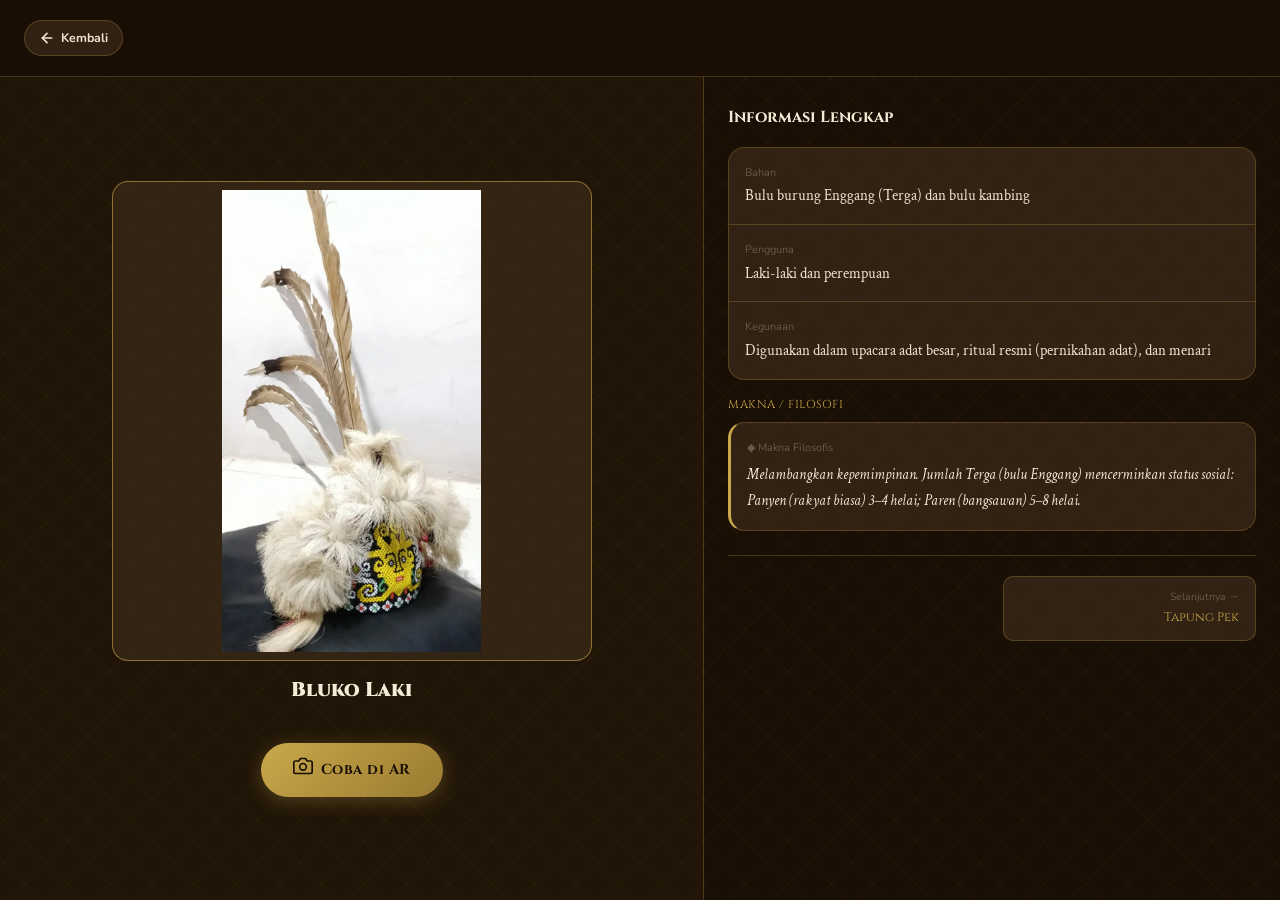
<file: detail-topi.html>
<!DOCTYPE html>
<html lang="id">

<head>
  <meta charset="UTF-8" />
  <meta name="viewport" content="width=device-width, initial-scale=1.0" />
  <title>Detail Topi — Dayak Kenyah</title>
  <link rel="stylesheet" href="css/style.css" />
  <link rel="stylesheet" href="css/detail.css" />
</head>

<body>

  <div class="page-header" id="page-header">
    <a href="javascript:history.back()" class="hud-btn" style="text-decoration:none;">
      <svg xmlns="http://www.w3.org/2000/svg" width="16" height="16" viewBox="0 0 24 24" fill="none"
        stroke="currentColor" stroke-width="2.5" stroke-linecap="round" stroke-linejoin="round">
        <path d="M19 12H5" />
        <path d="M12 19l-7-7 7-7" />
      </svg>
      Kembali
    </a>
  </div>
  <div class="detail-layout">

    <div class="panel-left">

      <div class="topi-img-wrap" id="topi-img-wrap">
        <div class="topi-img-placeholder" id="img-placeholder">
          <span class="topi-img-placeholder-icon">🎩</span>
          <span class="topi-img-placeholder-text">Memuat gambar…</span>
        </div>
      </div>
      <div class="left-nama" id="left-nama">—</div>
      <div class="left-badge-row" id="kategori-wrap"></div>

      <div class="left-cta">
        <a class="btn-primary" id="cta-ar" href="ar.html">
          <div class="card-ar-emblem">
            <svg xmlns="http://www.w3.org/2000/svg" width="20" height="20" viewBox="0 0 24 24" fill="none"
              stroke="currentColor" stroke-width="2" stroke-linecap="round" stroke-linejoin="round">
              <path d="M23 19a2 2 0 0 1-2 2H3a2 2 0 0 1-2-2V8a2 2 0 0 1 2-2h4l2-3h6l2 3h4a2 2 0 0 1 2 2z" />
              <circle cx="12" cy="13" r="4" />
            </svg>
          </div>Coba di AR
        </a>
      </div>

    </div>

    <div class="panel-right">
      <div class="panel-right-inner">

        <div class="panel-right-title">Informasi Lengkap</div>
        <div class="info-card" id="info-card-main"><!-- JS --></div>
        <div class="section-label">Makna / Filosofi</div>
        <div class="makna-card" id="makna-wrap" style="display:none">
          <div class="makna-label">◆ Makna Filosofis</div>
          <div class="makna-value" id="makna-text">—</div>
        </div>

        <div class="nav-prev-next" id="nav-prev-next"><!-- JS --></div>

      </div>
    </div>

  </div>

  <div id="toast"></div>

  <script src="js/data.js"></script>
  <script src="js/app.js"></script>
  <script src="js/detail.js"></script>
</body>

</html>
</file>
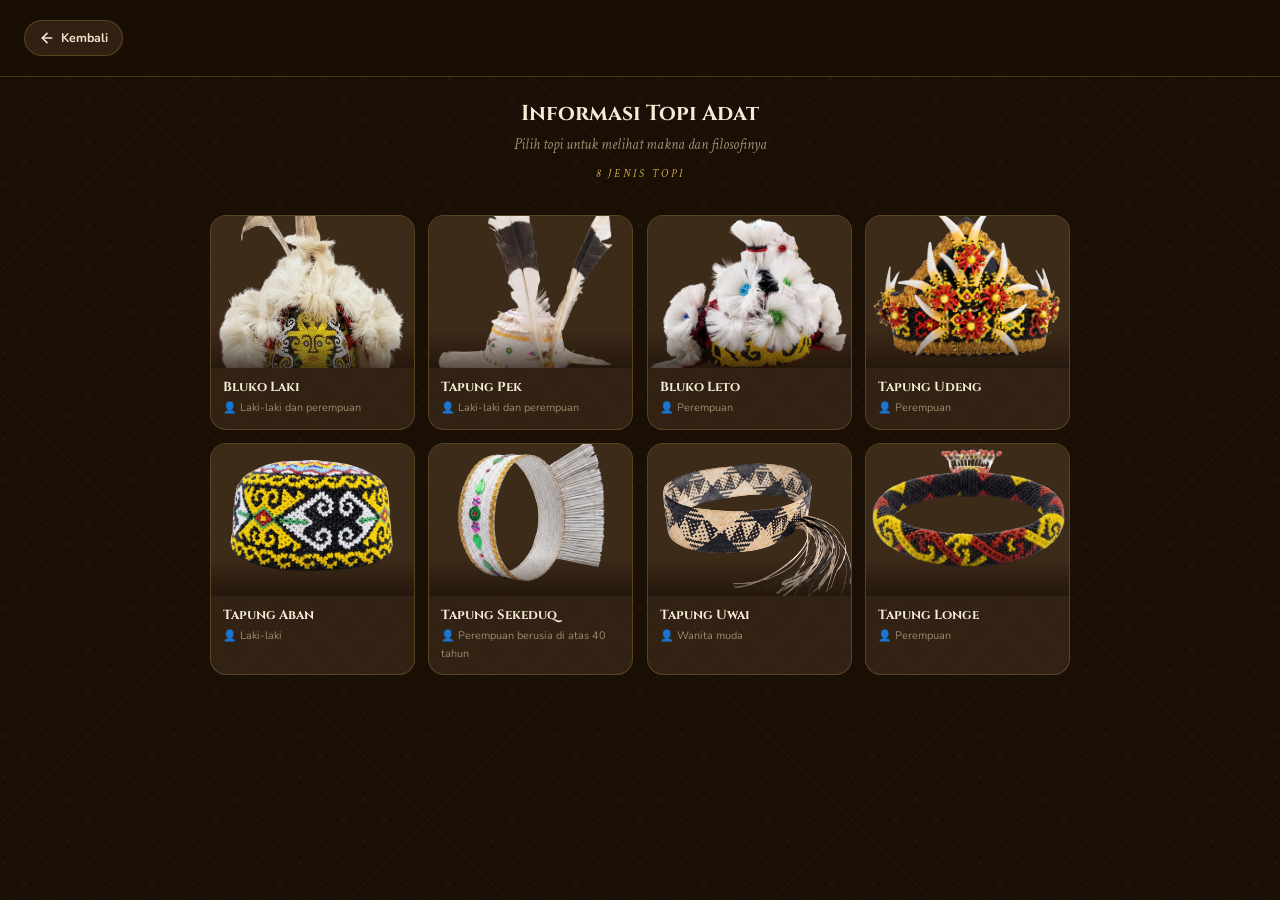
<file: informasi.html>
<!DOCTYPE html>
<html lang="id">

<head>
  <meta charset="UTF-8" />
  <meta name="viewport" content="width=device-width, initial-scale=1.0" />
  <title>Informasi Topi Adat — Dayak Kenyah</title>
  <link rel="stylesheet" href="css/style.css" />
  <link rel="stylesheet" href="css/informasi.css" />
</head>
<body>
  <div class="page-header">
    <a href="javascript:history.back()" class="hud-btn" style="text-decoration:none;">
      <svg xmlns="http://www.w3.org/2000/svg" width="16" height="16" viewBox="0 0 24 24" fill="none"
        stroke="currentColor" stroke-width="2.5" stroke-linecap="round" stroke-linejoin="round">
        <path d="M19 12H5" />
        <path d="M12 19l-7-7 7-7" />
      </svg>
      Kembali
    </a>
  </div>

  <div class="page-content">
    <div class="info-hero">
      <h2>Informasi Topi Adat</h2>
      <p>Pilih topi untuk melihat makna dan filosofinya</p>
      <p style="font-size:0.7rem; letter-spacing:3px; color:var(--gold); margin-top:0.5rem;">8 JENIS TOPI</p>
    </div>
    <div class="topi-grid" id="topi-grid">
    </div>
  </div>

  <div id="toast"></div>
  <script src="js/data.js"></script>
  <script src="js/app.js"></script>
  <script src="js/informasi.js"></script>

</body>
</html>
</file>
<file: css/style.css>
/* ════════════════════════════════════════════════════════════
   TOPI ADAT DAYAK KENYAH — Global Stylesheet
   Tema: Coklat & Emas (nuansa adat tradisional)
   Font: Cinzel (display) + Crimson Text (body)
   ════════════════════════════════════════════════════════════ */

@import url('https://fonts.googleapis.com/css2?family=Cinzel:wght@400;600;700;900&family=Crimson+Text:ital,wght@0,400;0,600;1,400&family=Nunito:wght@400;600;700&display=swap');

/* ── CSS Variables ── */
:root {
  --gold:        #C9A84C;
  --gold-light:  #E8C96A;
  --gold-dark:   #9A7A30;
  --gold-glow:   rgba(201, 168, 76, 0.3);
  --brown-deep:  #1A0F05;
  --brown-dark:  #231810;
  --brown-mid:   #3D2B1A;
  --brown-light: #6B4A2E;
  --cream:       #F5ECD7;
  --cream-dim:   #C9B899;
  --text-main:   #F0E6D0;
  --text-muted:  #9E8A6E;
  --text-dim:    #6B5A44;
  --border:      rgba(201, 168, 76, 0.25);
  --border-bright: rgba(201, 168, 76, 0.6);
  --surface:     rgba(61, 43, 26, 0.7);
  --surface-dark: rgba(26, 15, 5, 0.85);
  --radius:      16px;
  --radius-sm:   10px;
  --radius-lg:   24px;
  --shadow:      0 8px 32px rgba(0,0,0,0.5);
  --shadow-gold: 0 0 24px rgba(201, 168, 76, 0.2);
  --transition:  0.25s cubic-bezier(0.4, 0, 0.2, 1);
}

/* ── Reset & Base ── */
*, *::before, *::after {
  margin: 0; padding: 0; box-sizing: border-box;
}

html { scroll-behavior: smooth; }

body {
  font-family: 'Nunito', sans-serif;
  background: var(--brown-deep);
  color: var(--text-main);
  min-height: 100vh;
  overflow-x: hidden;
  line-height: 1.6;
}

.hud-btn {
        display: flex;
        align-items: center;
        gap: 0.35rem;
        padding: 0.45rem 0.9rem;
        border-radius: 50px;
        border: 1px solid var(--border);
        background: var(--surface);
        backdrop-filter: blur(12px);
        color: var(--text-main);
        font-size: 0.78rem;
        font-weight: 700;
        cursor: pointer;
        font-family: 'Nunito', sans-serif;
    }

body > * { position: relative; z-index: 1; }

/* ── Typography ── */
h1, h2, h3, .font-display {
  font-family: 'Cinzel', serif;
  line-height: 1.2;
}

p, .font-body {
  font-family: 'Crimson Text', serif;
  font-size: 1.05rem;
}

/* ── Page Header (non-splash pages) ── */
.page-header {
  display: flex;
  align-items: center;
  gap: 1rem;
  padding: 1.25rem 1.5rem;
  background: var(--surface-dark);
  border-bottom: 1px solid var(--border);
  backdrop-filter: blur(12px);
  position: sticky;
  top: 0;
  z-index: 100;
}

.back-btn {
  display: flex;
  align-items: center;
  justify-content: center;
  width: 40px; height: 40px;
  border-radius: 50%;
  border: 1px solid var(--border);
  background: var(--surface);
  color: var(--gold);
  cursor: pointer;
  font-size: 1.1rem;
  transition: var(--transition);
  text-decoration: none;
  flex-shrink: 0;
}

.back-btn:hover {
  background: var(--gold-glow);
  border-color: var(--gold);
  transform: scale(1.08);
}

.page-header-title {
  font-family: 'Cinzel', serif;
  font-size: 1.05rem;
  font-weight: 700;
  color: var(--gold);
  letter-spacing: 0.5px;
}

.page-header-sub {
  font-size: 0.75rem;
  color: var(--text-muted);
  font-family: 'Nunito', sans-serif;
}

/* ── Ornament Divider ── */
.ornament {
  display: flex;
  align-items: center;
  gap: 0.75rem;
  margin: 1.5rem 0;
}

.ornament-line {
  flex: 1;
  height: 1px;
  background: linear-gradient(90deg, transparent, var(--gold-dark), transparent);
}

.ornament-diamond {
  width: 8px; height: 8px;
  background: var(--gold);
  transform: rotate(45deg);
  flex-shrink: 0;
}

/* ── Buttons ── */
.btn-primary {
  display: inline-flex;
  align-items: center;
  justify-content: center;
  gap: 0.5rem;
  padding: 0.85rem 2rem;
  background: linear-gradient(135deg, var(--gold), var(--gold-dark));
  color: var(--brown-deep);
  border: none;
  border-radius: 50px;
  font-family: 'Cinzel', serif;
  font-weight: 700;
  font-size: 0.9rem;
  letter-spacing: 0.5px;
  cursor: pointer;
  transition: var(--transition);
  position: relative;
  overflow: hidden;
  box-shadow: 0 4px 20px rgba(201,168,76,0.3);
  text-decoration: none;
}

.btn-primary:hover {
  transform: translateY(-2px);
  box-shadow: 0 8px 30px rgba(201,168,76,0.5);
  background: linear-gradient(135deg, var(--gold-light), var(--gold));
}

.btn-secondary {
  display: inline-flex;
  align-items: center;
  justify-content: center;
  gap: 0.5rem;
  padding: 0.8rem 1.8rem;
  background: transparent;
  color: var(--gold);
  border: 1px solid var(--border-bright);
  border-radius: 50px;
  font-family: 'Cinzel', serif;
  font-weight: 600;
  font-size: 0.85rem;
  cursor: pointer;
  transition: var(--transition);
  text-decoration: none;
}

.btn-secondary:hover {
  background: var(--gold-glow);
  transform: translateY(-2px);
}

/* ── Ripple Effect ── */
.ripple {
  position: absolute;
  border-radius: 50%;
  background: rgba(255,255,255,0.2);
  width: 10px; height: 10px;
  transform: translate(-50%, -50%) scale(0);
  animation: ripple-anim 0.6s linear;
  pointer-events: none;
}

@keyframes ripple-anim {
  to { transform: translate(-50%, -50%) scale(25); opacity: 0; }
}

/* ── Card Component ── */
.card {
  background: var(--surface);
  border: 1px solid var(--border);
  border-radius: var(--radius);
  overflow: hidden;
  transition: var(--transition);
  position: relative;
}

.card:hover {
  border-color: var(--gold-dark);
  transform: translateY(-4px);
  box-shadow: var(--shadow-gold);
}

/* ── Badge ── */
.badge {
  display: inline-block;
  padding: 0.25rem 0.75rem;
  border-radius: 50px;
  font-size: 0.7rem;
  font-weight: 700;
  letter-spacing: 0.5px;
  text-transform: uppercase;
  font-family: 'Nunito', sans-serif;
}

.badge-tapung {
  background: rgba(184,134,11,0.2);
  color: #F0C040;
  border: 1px solid rgba(184,134,11,0.4);
}

.badge-bluko {
  background: rgba(44,74,140,0.25);
  color: #7EB5FF;
  border: 1px solid rgba(44,74,140,0.5);
}

/* ── Toast ── */
#toast {
  position: fixed;
  bottom: 5rem;
  left: 50%;
  transform: translateX(-50%) translateY(20px);
  background: linear-gradient(135deg, var(--gold), var(--gold-dark));
  color: var(--brown-deep);
  font-weight: 700;
  font-size: 0.875rem;
  padding: 0.6rem 1.6rem;
  border-radius: 50px;
  z-index: 9999;
  opacity: 0;
  transition: all 0.3s ease;
  pointer-events: none;
  white-space: nowrap;
  box-shadow: 0 4px 20px rgba(201,168,76,0.4);
}

#toast.show {
  opacity: 1;
  transform: translateX(-50%) translateY(0);
}

/* ── Loading Spinner ── */
.spinner {
  width: 44px; height: 44px;
  border: 3px solid rgba(201,168,76,0.2);
  border-top-color: var(--gold);
  border-radius: 50%;
  animation: spin 0.8s linear infinite;
}

@keyframes spin { to { transform: rotate(360deg); } }

/* ── Topi Grid Image ── */
.topi-img {
  width: 100%;
  aspect-ratio: 4/3;
  object-fit: cover;
  display: block;
  background: var(--brown-mid);
}

/* ── Scrollbar ── */
::-webkit-scrollbar { width: 6px; }
::-webkit-scrollbar-track { background: var(--brown-dark); }
::-webkit-scrollbar-thumb { background: var(--brown-light); border-radius: 3px; }
::-webkit-scrollbar-thumb:hover { background: var(--gold-dark); }

/* ── Responsive Utility ── */
.container {
  width: 100%;
  max-width: 900px;
  margin: 0 auto;
  padding: 0 1.25rem;
}

/* ── Section spacing ── */
.section { padding: 2rem 0; }

/* ── Info Row (label + value) ── */
.info-row {
  display: flex;
  flex-direction: column;
  gap: 0.25rem;
  padding: 1rem 1.25rem;
  border-bottom: 1px solid var(--border);
}

.info-row:last-child { border-bottom: none; }

.info-label {
  font-family: 'Cinzel', serif;
  font-size: 0.75rem;
  color: var(--gold);
  letter-spacing: 0.5px;
  text-transform: uppercase;
}

.info-value {
  font-family: 'Crimson Text', serif;
  font-size: 1rem;
  color: var(--text-main);
  line-height: 1.5;
}

/* ── Page fade-in animation ── */
@keyframes pageIn {
  from { opacity: 0; transform: translateY(12px); }
  to   { opacity: 1; transform: translateY(0); }
}

.page-content {
  animation: pageIn 0.4s ease forwards;
}

/* ── Responsive ── */
@media (max-width: 480px) {
  .page-header-title { font-size: 0.95rem; }
  .btn-primary, .btn-secondary { font-size: 0.82rem; padding: 0.75rem 1.5rem; }
}

/* ── Background Texture Overlay ── */
body::before {
  content: '';
  position: fixed;
  inset: 0;
  background-image:
    repeating-linear-gradient(45deg,
      transparent,
      transparent 28px,
      rgba(201, 168, 76, 0.025) 28px,
      rgba(201, 168, 76, 0.025) 30px),
    repeating-linear-gradient(-45deg,
      transparent,
      transparent 28px,
      rgba(201, 168, 76, 0.025) 28px,
      rgba(201, 168, 76, 0.025) 30px);
  pointer-events: none;
  z-index: 0;
}
</file>
<file: css/detail.css>
* { box-sizing: border-box; margin: 0; padding: 0; }

    html, body {
      height: 100%;
    }

    body {
      display: flex;
      flex-direction: column;
      overflow: hidden;
    }

    /* ── Two-column layout (sama persis pola tentang.css) ── */
    .detail-layout {
      display: flex;
      flex: 1;
      overflow: hidden;
      height: calc(100vh - 56px);
    }

    /* ══════════════════════
       LEFT PANEL
    ══════════════════════ */
    .panel-left {
      width: 55%;
      height: 100%;
      flex-shrink: 0;
      background: rgba(201,168,76,0.04);
      border-right: 1px solid var(--border);
      display: flex;
      flex-direction: column;
      align-items: center;
      justify-content: center;
      padding: 2rem 1.5rem;
      overflow: hidden;
      gap: 1rem;
    }

    /* Gambar topi */
    .topi-img-wrap {
      width: 480px;
      height: 480px;
      border-radius: var(--radius);
      border: 1px solid var(--border-bright);
      background: var(--surface);
      display: flex;
      align-items: center;
      justify-content: center;
      overflow: hidden;
      position: relative;
    }

    .topi-img-wrap img {
      width: 100%;
      height: 100%;
      object-fit: contain;
      padding: 0.5rem;
    }

    .topi-img-placeholder {
      width: 100%;
      height: 100%;
      display: flex;
      flex-direction: column;
      align-items: center;
      justify-content: center;
      gap: 0.5rem;
    }

    .topi-img-placeholder-icon { font-size: 3.5rem; opacity: 0.2; }
    .topi-img-placeholder-text {
      font-family: 'Nunito', sans-serif;
      font-size: 0.68rem;
      color: var(--text-dim);
    }

    /* Nama topi */
    .left-nama {
      font-family: 'Cinzel', serif;
      font-size: 1.25rem;
      font-weight: 900;
      color: var(--cream);
      text-align: center;
      line-height: 1.3;
    }

    .left-sub {
      font-family: 'Nunito', sans-serif;
      font-size: 0.68rem;
      color: var(--text-dim);
      background: var(--surface);
      border: 1px solid var(--border);
      border-radius: 50px;
      padding: 0.15rem 0.65rem;
    }

    /* Badge */
    .left-badge-row {
      display: flex;
      gap: 0.4rem;
      flex-wrap: wrap;
      justify-content: center;
    }

    /* CTA button */
    .left-cta {
      margin-top: 0.5rem;
    }

    /* ══════════════════════
       RIGHT PANEL
    ══════════════════════ */
    .panel-right {
      flex: 1;
      overflow-y: auto;
      overflow-x: hidden;
      padding: 1.75rem 1.5rem 3rem;
    }

    .panel-right-inner {
      max-width: 100%;
    }

    .panel-right-title {
      font-family: 'Cinzel', serif;
      font-size: 1rem;
      font-weight: 700;
      color: var(--cream);
      margin-bottom: 1rem;
    }

    /* ── Info cards (sama persis tentang.css) ── */
    .info-card {
      background: var(--surface);
      border: 1px solid var(--border);
      border-radius: var(--radius);
      overflow: hidden;
      margin-bottom: 0.6rem;
    }

    .info-card-row {
      display: flex;
      flex-direction: column;
      padding: 1rem 1rem;
      gap: 0.25rem;
      border-bottom: 1px solid var(--border);
    }

    .info-card-row:last-child {
      border-bottom: none;
    }

    .info-card-label {
      font-family: 'Nunito', sans-serif;
      font-size: 0.68rem;
      color: var(--text-dim);
    }

    .info-card-value {
      font-family: 'Crimson Text', serif;
      font-size: 0.95rem;
      color: var(--text-main);
      line-height: 1.5;
    }

    /* Makna — italic dengan left accent */
    .makna-card {
      background: var(--surface);
      border: 1px solid var(--border);
      border-left: 3px solid var(--gold);
      border-radius: var(--radius);
      overflow: hidden;
      margin-bottom: 0.6rem;
      padding: 1rem;
    }

    .makna-label {
      font-family: 'Nunito', sans-serif;
      font-size: 0.68rem;
      color: var(--text-dim);
      margin-bottom: 0.35rem;
    }

    .makna-value {
      font-family: 'Crimson Text', serif;
      font-size: 0.95rem;
      font-style: italic;
      color: var(--text-main);
      line-height: 1.7;
    }

    /* Section label */
    .section-label {
      font-family: 'Cinzel', serif;
      font-size: 0.72rem;
      color: var(--gold);
      text-transform: uppercase;
      letter-spacing: 0.5px;
      margin: 1rem 0 0.5rem;
    }

    /* Prev / Next */
    .nav-prev-next {
      display: flex;
      justify-content: space-between;
      gap: 0.75rem;
      margin-top: 1.5rem;
      padding-top: 1.25rem;
      border-top: 1px solid var(--border);
    }

    .nav-card {
      flex: 1;
      background: var(--surface);
      border: 1px solid var(--border);
      border-radius: var(--radius-sm);
      padding: 0.75rem 1rem;
      cursor: pointer;
      transition: var(--transition);
      text-decoration: none;
      color: inherit;
      display: flex;
      flex-direction: column;
      gap: 0.15rem;
      max-width: 48%;
    }

    .nav-card:hover {
      border-color: var(--gold-dark);
      transform: translateY(-2px);
    }

    .nav-card-dir {
      font-size: 0.65rem;
      color: var(--text-dim);
      font-family: 'Nunito', sans-serif;
    }

    .nav-card-name {
      font-family: 'Cinzel', serif;
      font-size: 0.78rem;
      color: var(--gold);
    }

    .nav-card.next { text-align: right; margin-left: auto; }
    .nav-card.prev { margin-right: auto; }

    /* ── Mobile ── */
    @media (max-width: 640px) {
      html, body { overflow: auto; }

      .detail-layout {
        flex-direction: column;
        overflow: visible;
        height: auto;
      }

      .panel-left {
        width: 100%;
        height: auto;
        flex-shrink: unset;
        border-right: none;
        border-bottom: 1px solid var(--border);
        padding: 2rem 1.25rem 1.5rem;
      }

      .topi-img-wrap {
        width: 160px;
        height: 160px;
      }

      .panel-right {
        overflow: visible;
        padding: 1.5rem 1.25rem 2rem;
      }
    }
</file>
<file: css/informasi.css>
/* ── Filter Bar ── */
    .filter-bar {
        display: flex;
        gap: 0.5rem;
        padding: 1rem 1.25rem 0;
        overflow-x: auto;
        scrollbar-width: none;
    }

    .filter-bar::-webkit-scrollbar {
        display: none;
    }

    .hud-btn {
        display: flex;
        align-items: center;
        gap: 0.35rem;
        padding: 0.45rem 0.9rem;
        border-radius: 50px;
        border: 1px solid var(--border);
        background: var(--surface);
        backdrop-filter: blur(12px);
        color: var(--text-main);
        font-size: 0.78rem;
        font-weight: 700;
        cursor: pointer;
        font-family: 'Nunito', sans-serif;
    }

    .filter-pill {
        display: inline-flex;
        align-items: center;
        gap: 0.3rem;
        padding: 0.4rem 1rem;
        border-radius: 50px;
        border: 1px solid var(--border);
        background: transparent;
        color: var(--text-muted);
        font-size: 0.78rem;
        font-weight: 700;
        cursor: pointer;
        transition: var(--transition);
        white-space: nowrap;
        font-family: 'Nunito', sans-serif;
    }

    .filter-pill.active,
    .filter-pill:hover {
        background: var(--gold-glow);
        border-color: var(--gold);
        color: var(--gold);
    }

    /* ── Info Header ── */
    .info-hero {
        padding: 1.5rem 1.25rem 1rem;
        text-align: center;
    }

    .info-hero h2 {
        font-family: 'Cinzel', serif;
        font-size: 1.35rem;
        color: var(--cream);
        margin-bottom: 0.35rem;
    }

    .info-hero p {
        font-family: 'Crimson Text', serif;
        font-size: 0.95rem;
        color: var(--text-muted);
        font-style: italic;
    }

    /* ── Grid ── */
    .topi-grid {
        display: grid;
        grid-template-columns: repeat(2, 1fr);
        gap: 0.85rem;
        padding: 1rem 1.25rem 2rem;
        max-width: 900px;
        margin: 0 auto;
    }

    @media (min-width: 600px) {
        .topi-grid {
            grid-template-columns: repeat(3, 1fr);
        }
    }

    @media (min-width: 820px) {
        .topi-grid {
            grid-template-columns: repeat(4, 1fr);
        }
    }

    /* ── Topi Card ── */
    .topi-card {
        background: var(--surface);
        border: 1px solid var(--border);
        border-radius: var(--radius);
        overflow: hidden;
        cursor: pointer;
        transition: var(--transition);
        text-decoration: none;
        color: inherit;
        display: block;
        position: relative;
    }

    .topi-card:hover {
        border-color: var(--gold-dark);
        transform: translateY(-4px);
        box-shadow: 0 8px 24px rgba(0, 0, 0, 0.4), 0 0 0 1px rgba(201, 168, 76, 0.15);
    }

    .topi-card-img-wrap {
        position: relative;
        aspect-ratio: 4/3;
        overflow: hidden;
        background: var(--brown-mid);
    }

    .topi-card-img {
        width: 100%;
        height: 100%;
        object-fit: cover;
        display: block;
        transition: transform 0.4s ease;
    }

    .topi-card:hover .topi-card-img {
        transform: scale(1.06);
    }

    /* Upload hint overlay (shown when image missing/error) */
    .img-placeholder {
        position: absolute;
        inset: 0;
        display: flex;
        flex-direction: column;
        align-items: center;
        justify-content: center;
        background: var(--brown-mid);
        gap: 0.3rem;
    }

    .img-placeholder-icon {
        font-size: 2rem;
        opacity: 0.4;
    }

    .img-placeholder-text {
        font-size: 0.6rem;
        color: var(--text-dim);
        text-align: center;
    }

    .topi-card-badge {
        position: absolute;
        top: 0.5rem;
        left: 0.5rem;
    }

    /* Gold accent bar at bottom of image */
    .topi-card-img-wrap::after {
        content: '';
        position: absolute;
        bottom: 0;
        left: 0;
        right: 0;
        height: 40px;
        background: linear-gradient(0deg, rgba(26, 15, 5, 0.7), transparent);
        pointer-events: none;
    }

    .topi-card-body {
        padding: 0.75rem;
    }

    .topi-card-name {
        font-family: 'Cinzel', serif;
        font-size: 0.82rem;
        font-weight: 700;
        color: var(--cream);
        margin-bottom: 0.2rem;
        line-height: 1.2;
    }

    .topi-card-user {
        font-family: 'Nunito', sans-serif;
        font-size: 0.68rem;
        color: var(--text-muted);
        display: flex;
        align-items: center;
        gap: 0.25rem;
    }

    .topi-card-arrow {
        position: absolute;
        bottom: 0.7rem;
        right: 0.75rem;
        font-size: 0.8rem;
        color: var(--gold-dark);
        opacity: 0;
        transition: var(--transition);
    }

    .topi-card:hover .topi-card-arrow {
        opacity: 1;
    }

    /* Count badge */
    .count-badge {
        display: inline-flex;
        align-items: center;
        gap: 0.3rem;
        font-family: 'Nunito', sans-serif;
        font-size: 0.72rem;
        color: var(--text-muted);
        padding: 0 1.25rem 0.5rem;
    }

    /* Background batik seperti beranda */
    body::before {
        content: '';
        position: fixed;
        inset: 0;
        background-image:
            repeating-linear-gradient(45deg,
                transparent,
                transparent 28px,
                rgba(201, 168, 76, 0.025) 28px,
                rgba(201, 168, 76, 0.025) 30px),
            repeating-linear-gradient(-45deg,
                transparent,
                transparent 28px,
                rgba(201, 168, 76, 0.025) 28px,
                rgba(201, 168, 76, 0.025) 30px);
        pointer-events: none;
        z-index: 0;
    }

    /* Empty filter state */
    .empty-state {
        grid-column: 1 / -1;
        text-align: center;
        padding: 3rem 1rem;
        color: var(--text-dim);
        font-family: 'Crimson Text', serif;
        font-style: italic;
    }
</file>
